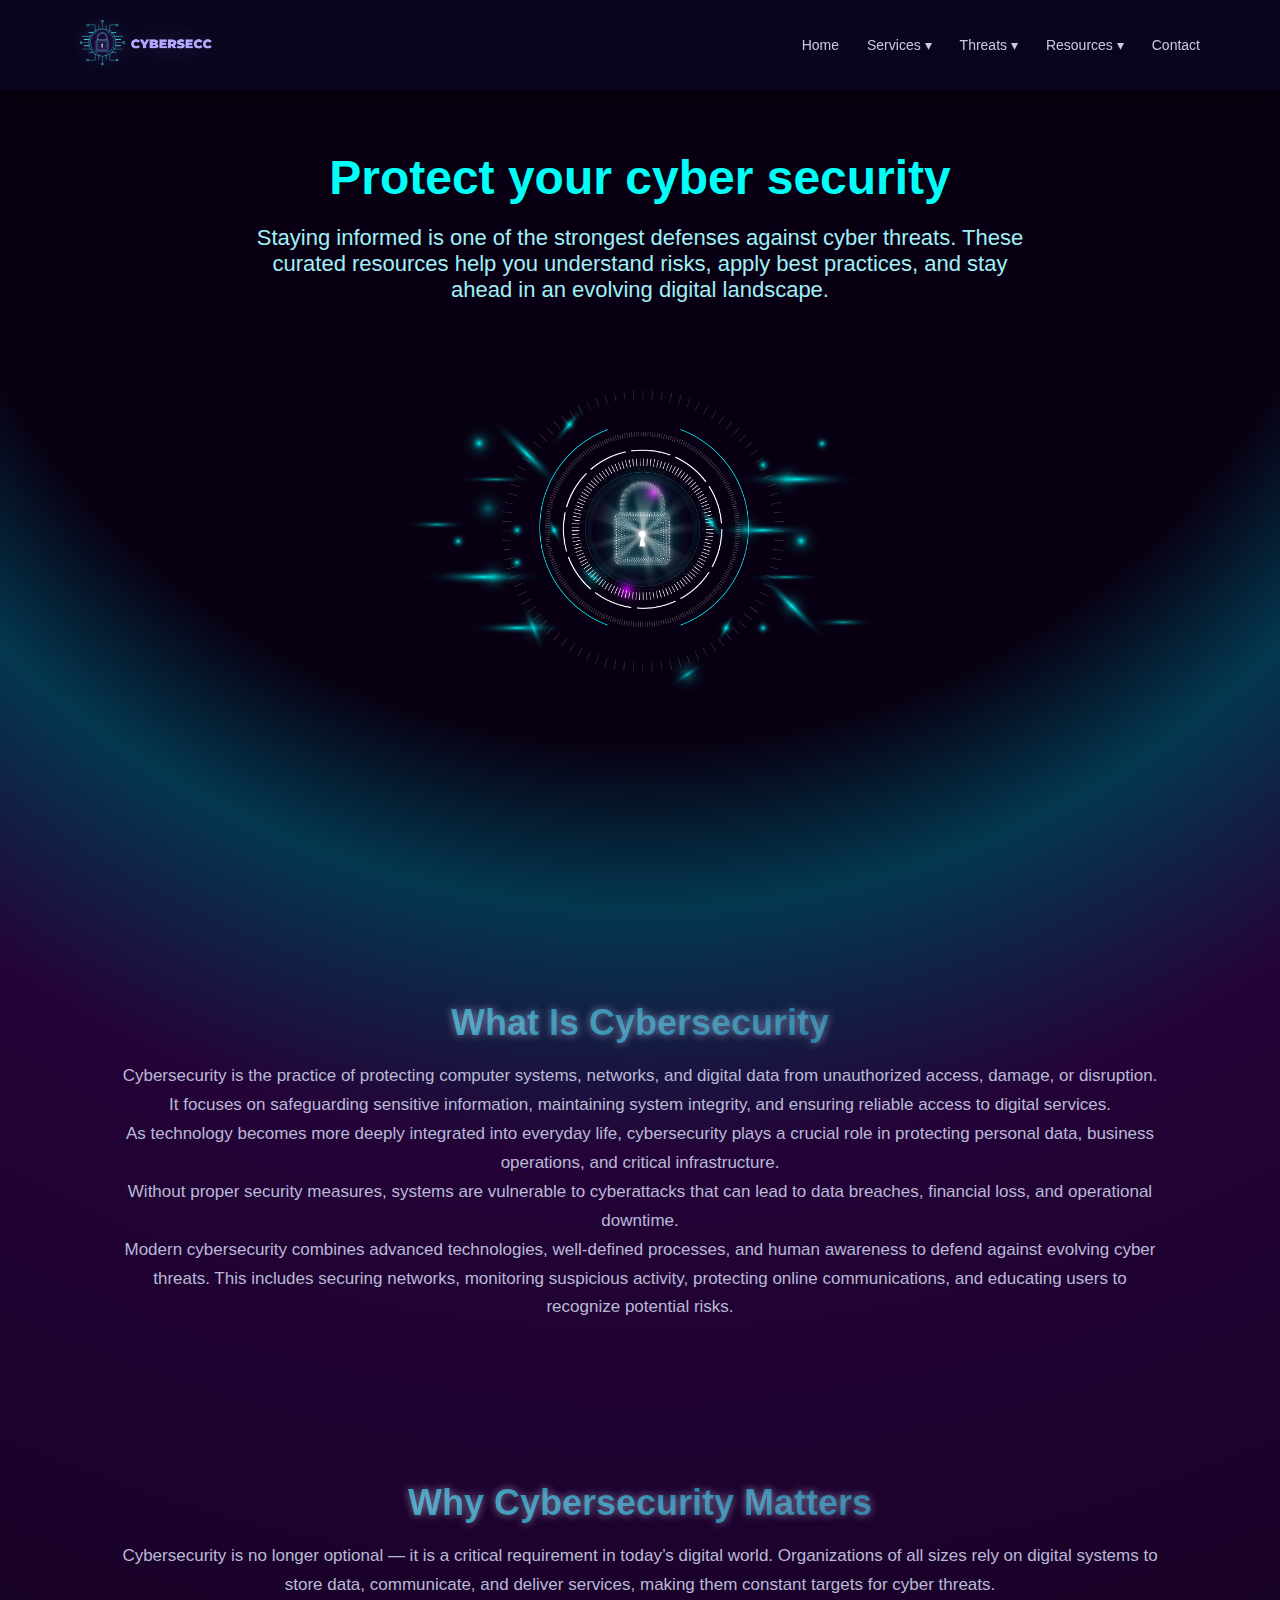
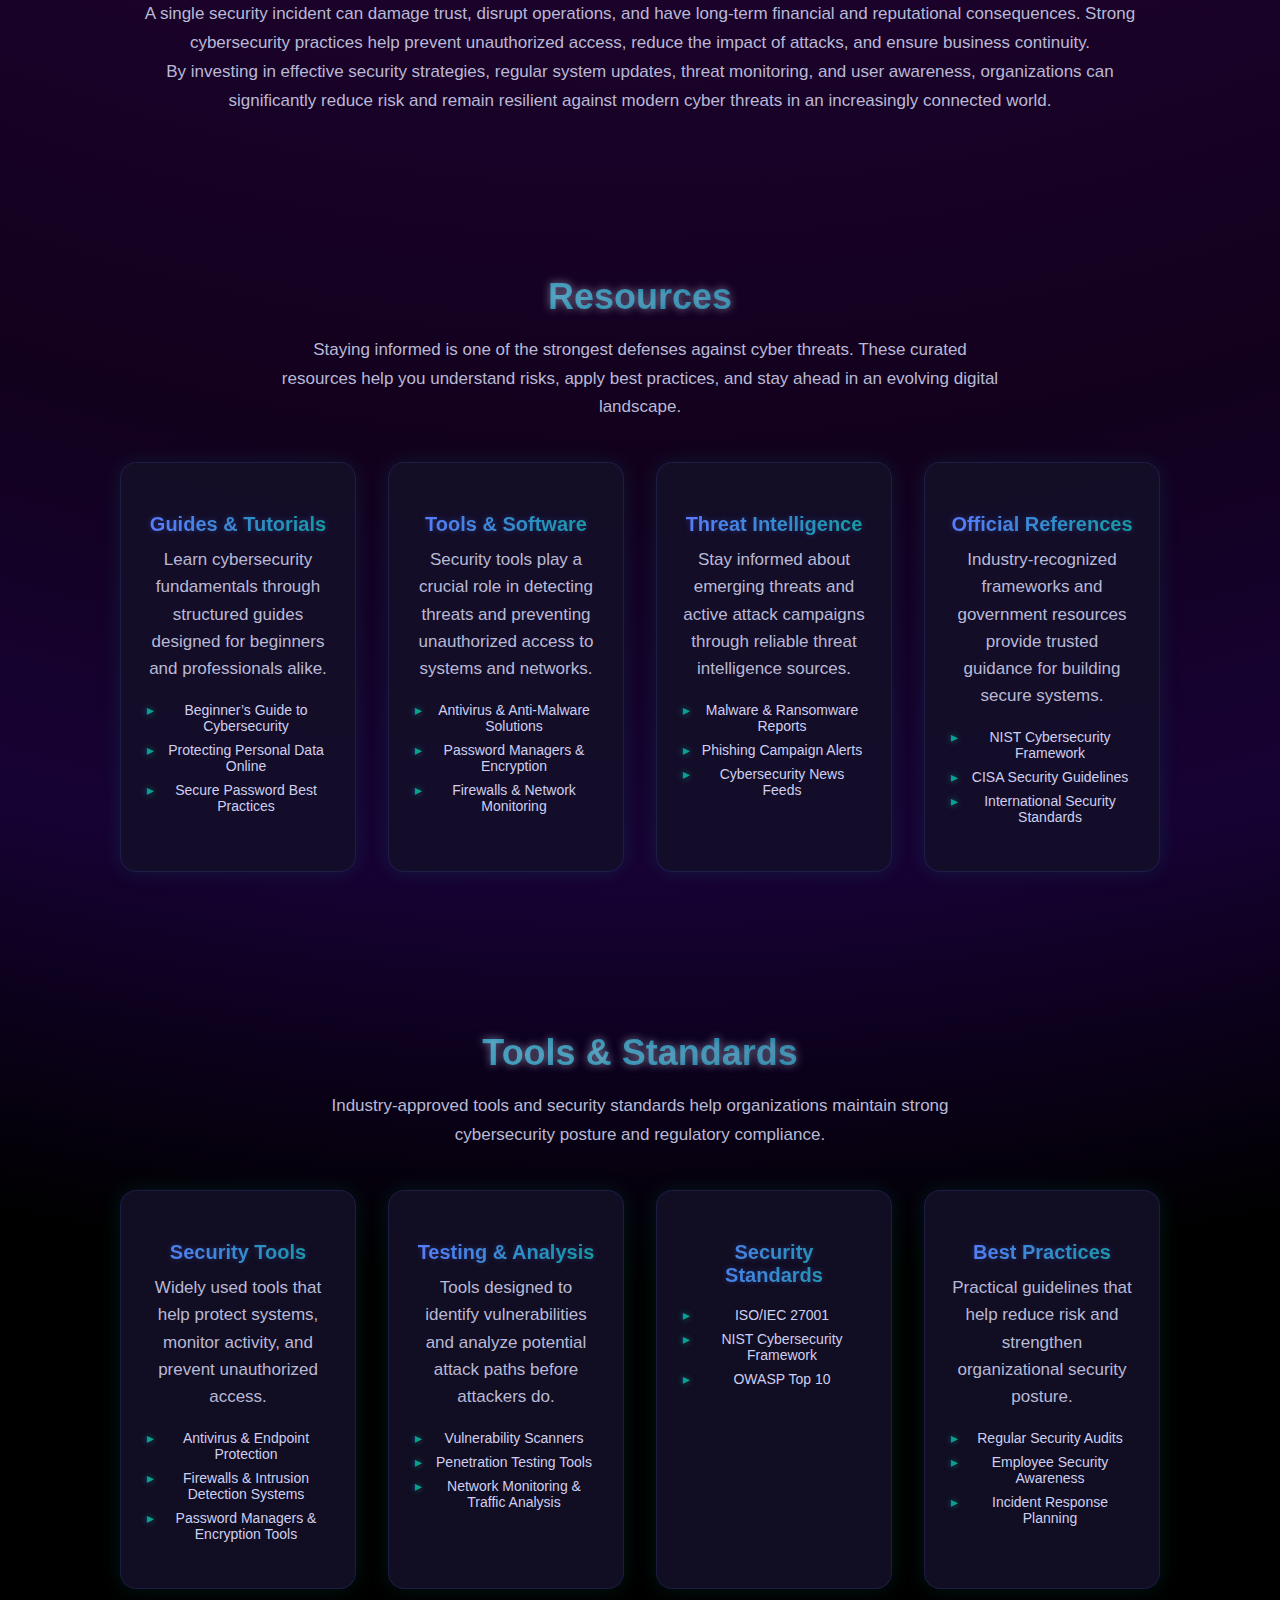
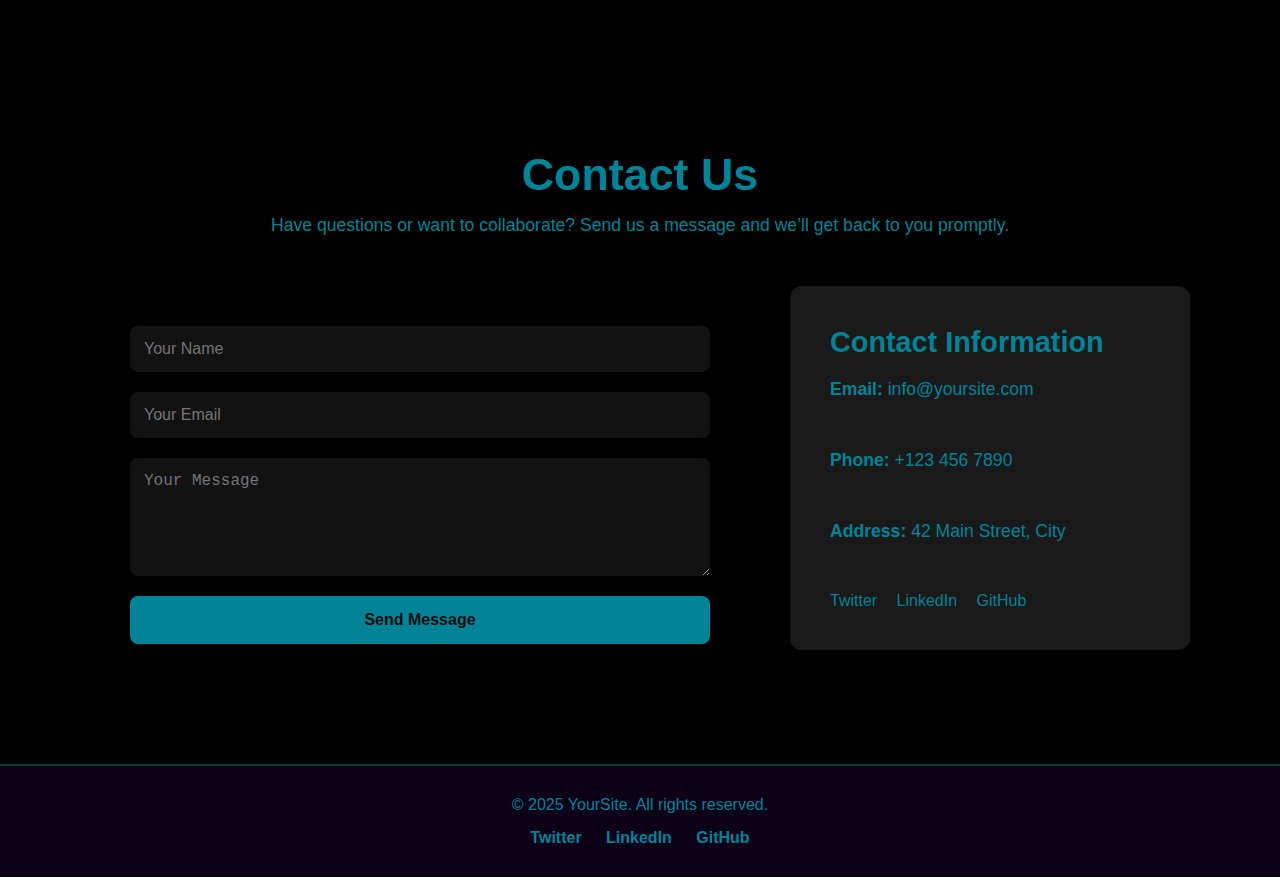
<file: index.html>
<!DOCTYPE html>
<html lang="en">
<head>
  <meta charset="UTF-8">
  <title>Cyber Security</title>
  <link rel="stylesheet" href="web.css">
</head>
<body>

<header class="top-nav">
  <div class="logo">
  <img src="logo.png" alt="Cyber Security Logo">
</div>

  <nav>

    <a href="index.html">Home</a>

   
    <div class="nav-dropdown">
      <a href="services.html">Services ▾</a>
      <div class="dropdown-menu">
        <a href="services.html">Security Audits</a>
        <a href="services.html">Penetration Testing</a>
        <a href="services.html">Incident Response</a>
      </div>
    </div>


    <div class="nav-dropdown">
      <a href="threats.html" >Threats ▾</a>
      <div class="dropdown-menu">
        <a href="threats.html">Malware</a>
        <a href="threats.html">Phishing</a>
        <a href="threats.html">Ransomware</a>
      </div>
    </div>

<div class="nav-dropdown">
  <a href="#resources">Resources ▾</a>
  <div class="dropdown-menu">
    <a href="#tools">Tools & Software</a>
  </div>
</div>

    <a href="#contact">Contact</a>
  </nav>
</header>


<section class="hero">
  <div class="hero-content">
    <h1>Protect your cyber security</h1>
    <p>
      Staying informed is one of the strongest defenses against cyber threats.
      These curated resources help you understand risks, apply best practices,
      and stay ahead in an evolving digital landscape.
    </p>

    <img src="vector3.png" alt="Cyber security vector" class="hero-vector">
  </div>
</section>


<section id="about" class="info">
  <h2>What Is Cybersecurity</h2>
  <p>Cybersecurity is the practice of protecting computer systems, networks, and digital data from unauthorized access, damage, or disruption.</p>
  <p> It focuses on safeguarding sensitive information, maintaining system integrity, and ensuring reliable access to digital services.</p>
  <p>As technology becomes more deeply integrated into everyday life, cybersecurity plays a crucial role in protecting personal data, business operations, and critical infrastructure. </p>
  <p>Without proper security measures, systems are vulnerable to cyberattacks that can lead to data breaches, financial loss, and operational downtime.</p>
  <p>Modern cybersecurity combines advanced technologies, well-defined processes, and human awareness to defend against evolving cyber threats. This includes securing networks, monitoring suspicious activity, protecting online communications, and educating users to recognize potential risks.</p>
</section>

<section id="importance" class="info">
  <h2>Why Cybersecurity Matters</h2>
  <p>Cybersecurity is no longer optional — it is a critical requirement in today’s digital world. Organizations of all sizes rely on digital systems to store data, communicate, and deliver services, making them constant targets for cyber threats.</p>
<p>A single security incident can damage trust, disrupt operations, and have long-term financial and reputational consequences. Strong cybersecurity practices help prevent unauthorized access, reduce the impact of attacks, and ensure business continuity.</p>
  <p>By investing in effective security strategies, regular system updates, threat monitoring, and user awareness, organizations can significantly reduce risk and remain resilient against modern cyber threats in an increasingly connected world.</p>
</section>

<section id="resources" class="info resources">
  <h2>Resources</h2>

<p class="resources-intro centered-text">
  Staying informed is one of the strongest defenses against cyber threats.
  These curated resources help you understand risks, apply best practices,
  and stay ahead in an evolving digital landscape.
</p>


  <div class="resources-grid">

    <div class="resource-card">
      <h3>Guides & Tutorials</h3>
      <p>
        Learn cybersecurity fundamentals through structured guides designed
        for beginners and professionals alike.
      </p>
      <ul>
        <li>Beginner’s Guide to Cybersecurity</li>
        <li>Protecting Personal Data Online</li>
        <li>Secure Password Best Practices</li>
      </ul>
    </div>

    <div class="resource-card">
      <h3>Tools & Software</h3>
      <p>
        Security tools play a crucial role in detecting threats and preventing
        unauthorized access to systems and networks.
      </p>
      <ul>
        <li>Antivirus & Anti-Malware Solutions</li>
        <li>Password Managers & Encryption</li>
        <li>Firewalls & Network Monitoring</li>
      </ul>
    </div>

    <div class="resource-card">
      <h3>Threat Intelligence</h3>
      <p>
        Stay informed about emerging threats and active attack campaigns
        through reliable threat intelligence sources.
      </p>
      <ul>
        <li>Malware & Ransomware Reports</li>
        <li>Phishing Campaign Alerts</li>
        <li>Cybersecurity News Feeds</li>
      </ul>
    </div>

    <div class="resource-card">
      <h3>Official References</h3>
      <p>
        Industry-recognized frameworks and government resources provide
        trusted guidance for building secure systems.
      </p>
      <ul>
        <li>NIST Cybersecurity Framework</li>
        <li>CISA Security Guidelines</li>
        <li>International Security Standards</li>
      </ul>
    </div>

  </div>
</section>

<section id="tools" class="info">
  <h2>Tools & Standards</h2>
  <p class="resources-intro centered-text">
    Industry-approved tools and security standards help organizations
    maintain strong cybersecurity posture and regulatory compliance.
  </p>

  <div class="resources-grid">
   <div class="resource-card">
      <h3>Security Tools</h3>
      <p>
        Widely used tools that help protect systems, monitor activity,
        and prevent unauthorized access.
      </p>
      <ul>
        <li>Antivirus & Endpoint Protection</li>
        <li>Firewalls & Intrusion Detection Systems</li>
        <li>Password Managers & Encryption Tools</li>
      </ul>
    </div>
   <div class="resource-card">
      <h3>Testing & Analysis</h3>
      <p>
        Tools designed to identify vulnerabilities and analyze potential
        attack paths before attackers do.
      </p>
      <ul>
        <li>Vulnerability Scanners</li>
        <li>Penetration Testing Tools</li>
        <li>Network Monitoring & Traffic Analysis</li>
      </ul>
    </div>
    <div class="resource-card">
      <h3>Security Standards</h3>
      <ul>
        <li>ISO/IEC 27001</li>
        <li>NIST Cybersecurity Framework</li>
        <li>OWASP Top 10</li>
      </ul>
    </div>
  
    <div class="resource-card">
      <h3>Best Practices</h3>
      <p>
        Practical guidelines that help reduce risk and strengthen
        organizational security posture.
      </p>
      <ul>
        <li>Regular Security Audits</li>
        <li>Employee Security Awareness</li>
        <li>Incident Response Planning</li>
      </ul>
    </div>

  </div>
</section>


<section id="contact">
  <div class="container">
    <h2>Contact Us</h2>
    <p>Have questions or want to collaborate? Send us a message and we’ll get back to you promptly.</p>
    
    <div class="contact-grid">
     
      <form action="https://formspree.io/f/yourformid" method="POST">
        <input type="text" name="name" placeholder="Your Name" required>
        <input type="email" name="email" placeholder="Your Email" required>
        <textarea name="message" rows="5" placeholder="Your Message" required></textarea>
        <button type="submit">Send Message</button>
      </form>

      
      <div class="contact-info">
        <h3>Contact Information</h3>
        <p><strong>Email:</strong> info@yoursite.com</p>
        <p><strong>Phone:</strong> +123 456 7890</p>
        <p><strong>Address:</strong> 42 Main Street, City</p>
        <div class="socials">
          <a href="#" target="_blank">Twitter</a>
          <a href="#" target="_blank">LinkedIn</a>
          <a href="#" target="_blank">GitHub</a>
        </div>
      </div>
    </div>
  </div>
</section>


  <footer>
  <div class="footer-container">
    <p>&copy; 2025 YourSite. All rights reserved.</p>
    <div class="socials">
      <a href="#" target="_blank">Twitter</a>
      <a href="#" target="_blank">LinkedIn</a>
      <a href="#" target="_blank">GitHub</a>
    </div>
  </div>
</footer>


</body>
</html>
</file>
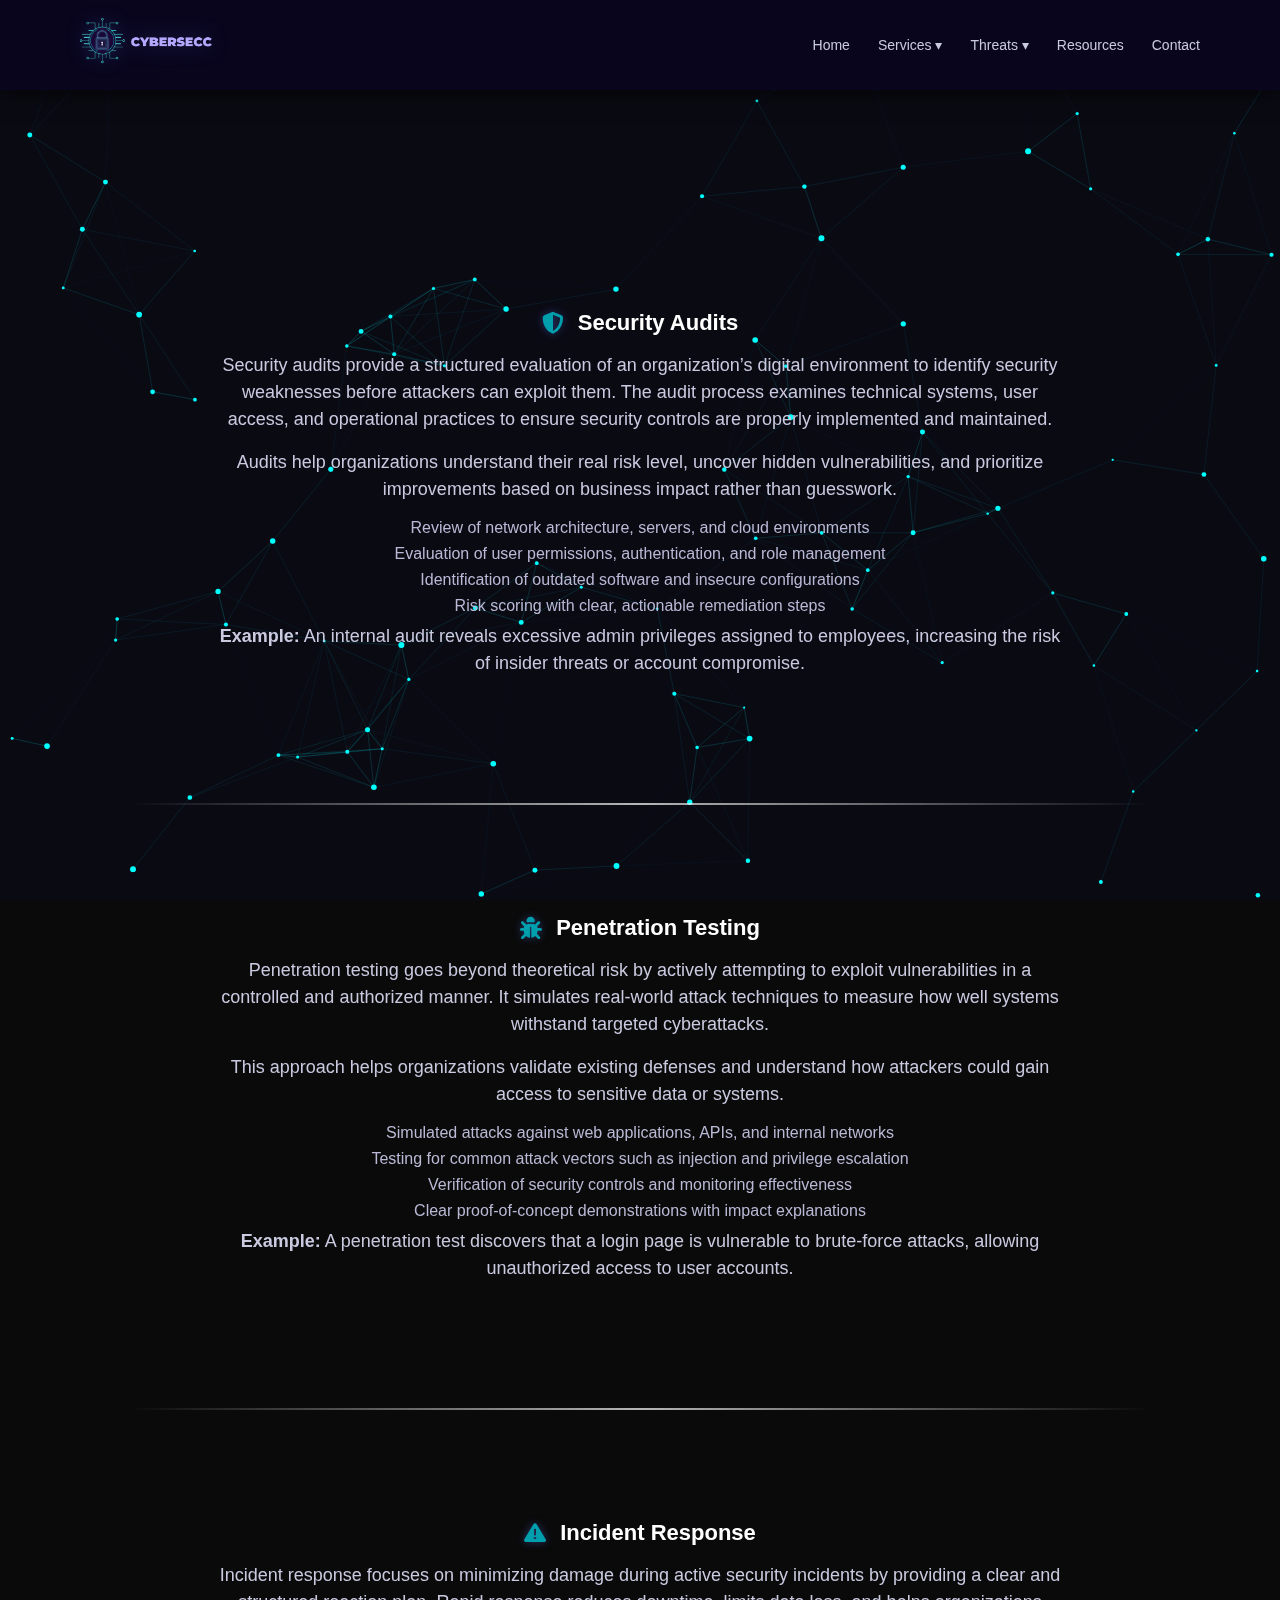
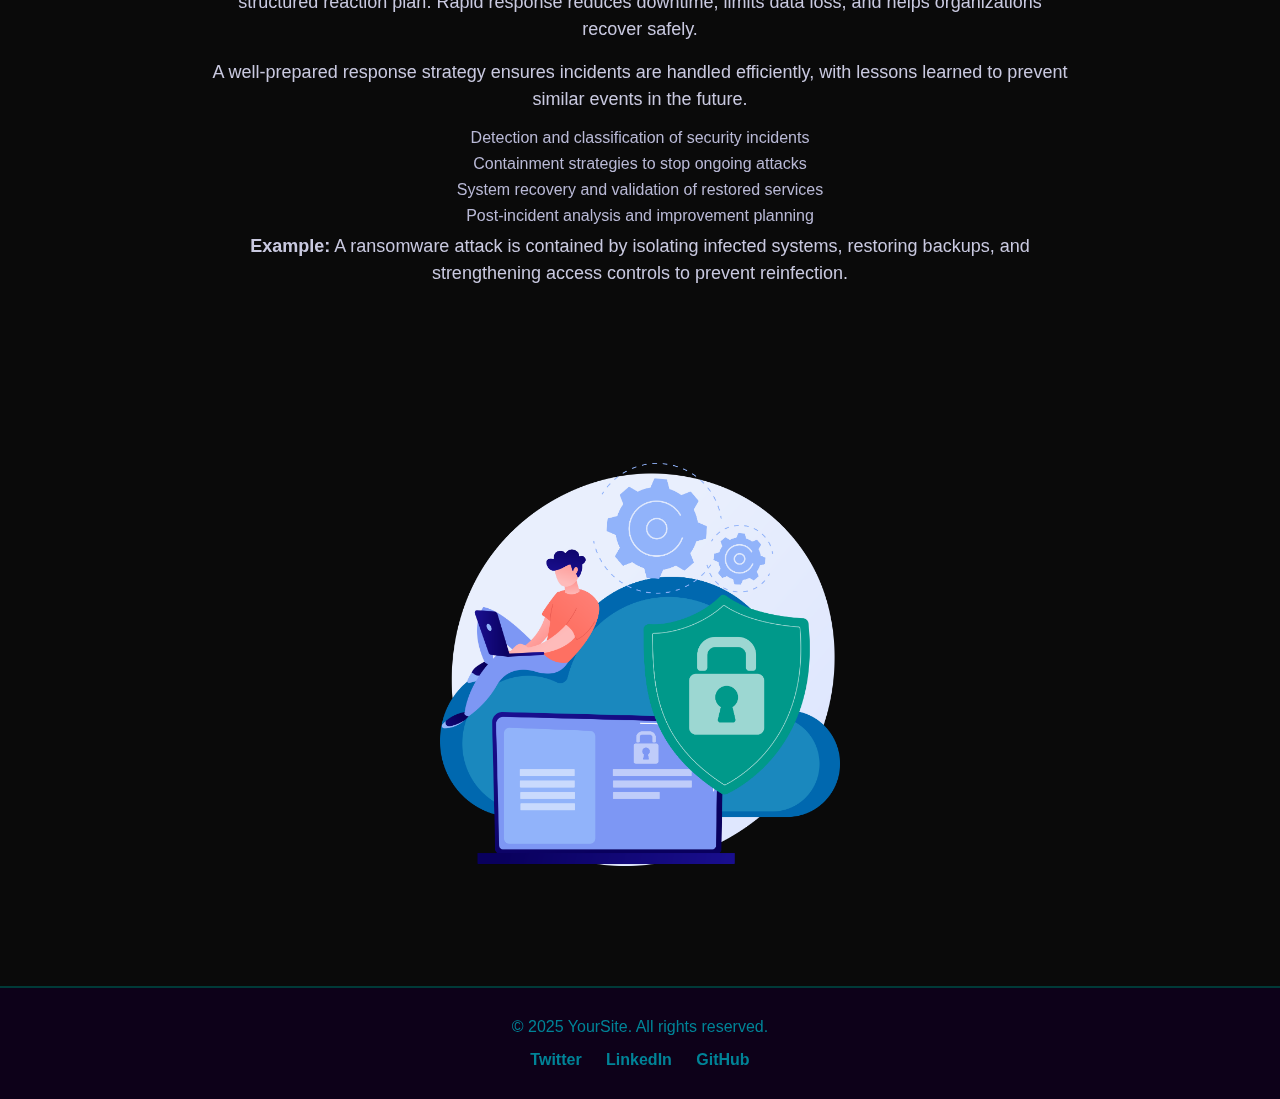
<file: Services.html>
<!DOCTYPE html>
<html lang="en">
<head>
  <meta charset="UTF-8">
  <meta name="viewport" content="width=device-width, initial-scale=1.0">
  <title>Cyber Security Services</title>

 
  <link rel="stylesheet" href="services.css">

  
  <link rel="stylesheet" href="https://cdnjs.cloudflare.com/ajax/libs/font-awesome/6.5.0/css/all.min.css">

  <style>
   
    #bgCanvas {
      position: fixed;
      top: 0;
      left: 0;
      width: 100%;
      height: 100%;
      z-index: 0; 
      pointer-events: none; 
    }

    body > *:not(#bgCanvas) {
      position: relative;
      z-index: 1;
    }
  </style>
</head>
<body class="services">

 
  <canvas id="bgCanvas"></canvas>


  <header class="top-nav">
    <div class="logo">
      <img src="logo.png" alt="Cyber Security Logo">
    </div>
    <nav>
      <a href="index.html">Home</a>
      <div class="nav-dropdown">
        <a href="services.html">Services ▾</a>
        <div class="dropdown-menu">
          <a href="services.html">Security Audits</a>
          <a href="services.html">Penetration Testing</a>
          <a href="services.html">Incident Response</a>
        </div>
      </div>
      <div class="nav-dropdown">
        <a href="threats.html">Threats ▾</a>
        <div class="dropdown-menu">
          <a href="threats.html">Malware</a>
          <a href="threats.html">Phishing</a>
          <a href="threats.html">Ransomware</a>
        </div>
      </div>
      <a href="index.html#resources">Resources</a>
      <a href="index.html#contact">Contact</a>
    </nav>
  </header>

<section class="info">
  <section class="services-section">

<div class="service-card">
  <div class="service-header">
    <i class="fa-solid fa-shield-halved"></i>
    <h3>Security Audits</h3>
  </div>

  <p>
    Security audits provide a structured evaluation of an organization’s
    digital environment to identify security weaknesses before attackers
    can exploit them. The audit process examines technical systems, user
    access, and operational practices to ensure security controls are
    properly implemented and maintained.
  </p>

  <p>
    Audits help organizations understand their real risk level, uncover
    hidden vulnerabilities, and prioritize improvements based on business
    impact rather than guesswork.
  </p>

  <ul>
    <li>Review of network architecture, servers, and cloud environments</li>
    <li>Evaluation of user permissions, authentication, and role management</li>
    <li>Identification of outdated software and insecure configurations</li>
    <li>Risk scoring with clear, actionable remediation steps</li>
  </ul>

  <p>
    <strong>Example:</strong> An internal audit reveals excessive admin
    privileges assigned to employees, increasing the risk of insider
    threats or account compromise.
  </p>
</div>


   <div class="service-divider"></div>

<div class="service-card">
  <div class="service-header">
    <i class="fa-solid fa-bug"></i>
    <h3>Penetration Testing</h3>
  </div>

  <p>
    Penetration testing goes beyond theoretical risk by actively attempting
    to exploit vulnerabilities in a controlled and authorized manner. It
    simulates real-world attack techniques to measure how well systems
    withstand targeted cyberattacks.
  </p>

  <p>
    This approach helps organizations validate existing defenses and
    understand how attackers could gain access to sensitive data or systems.
  </p>

  <ul>
    <li>Simulated attacks against web applications, APIs, and internal networks</li>
    <li>Testing for common attack vectors such as injection and privilege escalation</li>
    <li>Verification of security controls and monitoring effectiveness</li>
    <li>Clear proof-of-concept demonstrations with impact explanations</li>
  </ul>

  <p>
    <strong>Example:</strong> A penetration test discovers that a login page
    is vulnerable to brute-force attacks, allowing unauthorized access to
    user accounts.
  </p>
</div>

<div class="service-divider"></div>

<div class="service-card">
  <div class="service-header">
    <i class="fa-solid fa-triangle-exclamation"></i>
    <h3>Incident Response</h3>
  </div>

  <p>
    Incident response focuses on minimizing damage during active security
    incidents by providing a clear and structured reaction plan. Rapid
    response reduces downtime, limits data loss, and helps organizations
    recover safely.
  </p>

  <p>
    A well-prepared response strategy ensures incidents are handled
    efficiently, with lessons learned to prevent similar events in the
    future.
  </p>

  <ul>
    <li>Detection and classification of security incidents</li>
    <li>Containment strategies to stop ongoing attacks</li>
    <li>System recovery and validation of restored services</li>
    <li>Post-incident analysis and improvement planning</li>
  </ul>

  <p>
    <strong>Example:</strong> A ransomware attack is contained by isolating
    infected systems, restoring backups, and strengthening access controls
    to prevent reinfection.
  </p>
</div>

</section>


<section class="service-image-section">
  <img 
    src="vector4.png" 
    alt="Cybersecurity services illustration"
    class="service-bottom-image"
  >
</section>

  <!-- Pozadina sa animacijom -->
  <script>
    const canvas = document.getElementById('bgCanvas');
    const ctx = canvas.getContext('2d');

    canvas.width = window.innerWidth;
    canvas.height = window.innerHeight;

    const particlesArray = [];
    const maxDistance = 150;

    class Particle {
      constructor() {
        this.x = Math.random() * canvas.width;
        this.y = Math.random() * canvas.height;
        this.size = Math.random() * 2 + 1;
        this.speedX = Math.random() * 1 - 0.5;
        this.speedY = Math.random() * 1 - 0.5;
      }

      update() {
        this.x += this.speedX;
        this.y += this.speedY;
        if (this.x < 0 || this.x > canvas.width) this.speedX *= -1;
        if (this.y < 0 || this.y > canvas.height) this.speedY *= -1;
      }

      draw() {
        ctx.fillStyle = '#00ffff';
        ctx.beginPath();
        ctx.arc(this.x, this.y, this.size, 0, Math.PI * 2);
        ctx.fill();
      }
    }

    function initParticles(num) {
      for (let i = 0; i < num; i++) {
        particlesArray.push(new Particle());
      }
    }

    function connectParticles() {
      for (let a = 0; a < particlesArray.length; a++) {
        for (let b = a; b < particlesArray.length; b++) {
          let dx = particlesArray[a].x - particlesArray[b].x;
          let dy = particlesArray[a].y - particlesArray[b].y;
          let distance = Math.sqrt(dx * dx + dy * dy);
          if (distance < maxDistance) {
            ctx.strokeStyle = `rgba(0, 255, 255, ${0.2 * (1 - distance / maxDistance)})`;
            ctx.lineWidth = 1;
            ctx.beginPath();
            ctx.moveTo(particlesArray[a].x, particlesArray[a].y);
            ctx.lineTo(particlesArray[b].x, particlesArray[b].y);
            ctx.stroke();
          }
        }
      }
    }

    function animate() {
      ctx.fillStyle = 'rgba(10, 10, 20, 0.85)';
      ctx.fillRect(0, 0, canvas.width, canvas.height);

      particlesArray.forEach(p => { p.update(); p.draw(); });
      connectParticles();
      requestAnimationFrame(animate);
    }

    initParticles(100);
    animate();

    window.addEventListener('resize', () => {
      canvas.width = window.innerWidth;
      canvas.height = window.innerHeight;
    });
  </script>

 <footer>
  <div class="footer-container">
    <p>&copy; 2025 YourSite. All rights reserved.</p>
    <div class="socials">
      <a href="#" target="_blank">Twitter</a>
      <a href="#" target="_blank">LinkedIn</a>
      <a href="#" target="_blank">GitHub</a>
    </div>
  </div>
</footer>

</body>
</html>
</file>
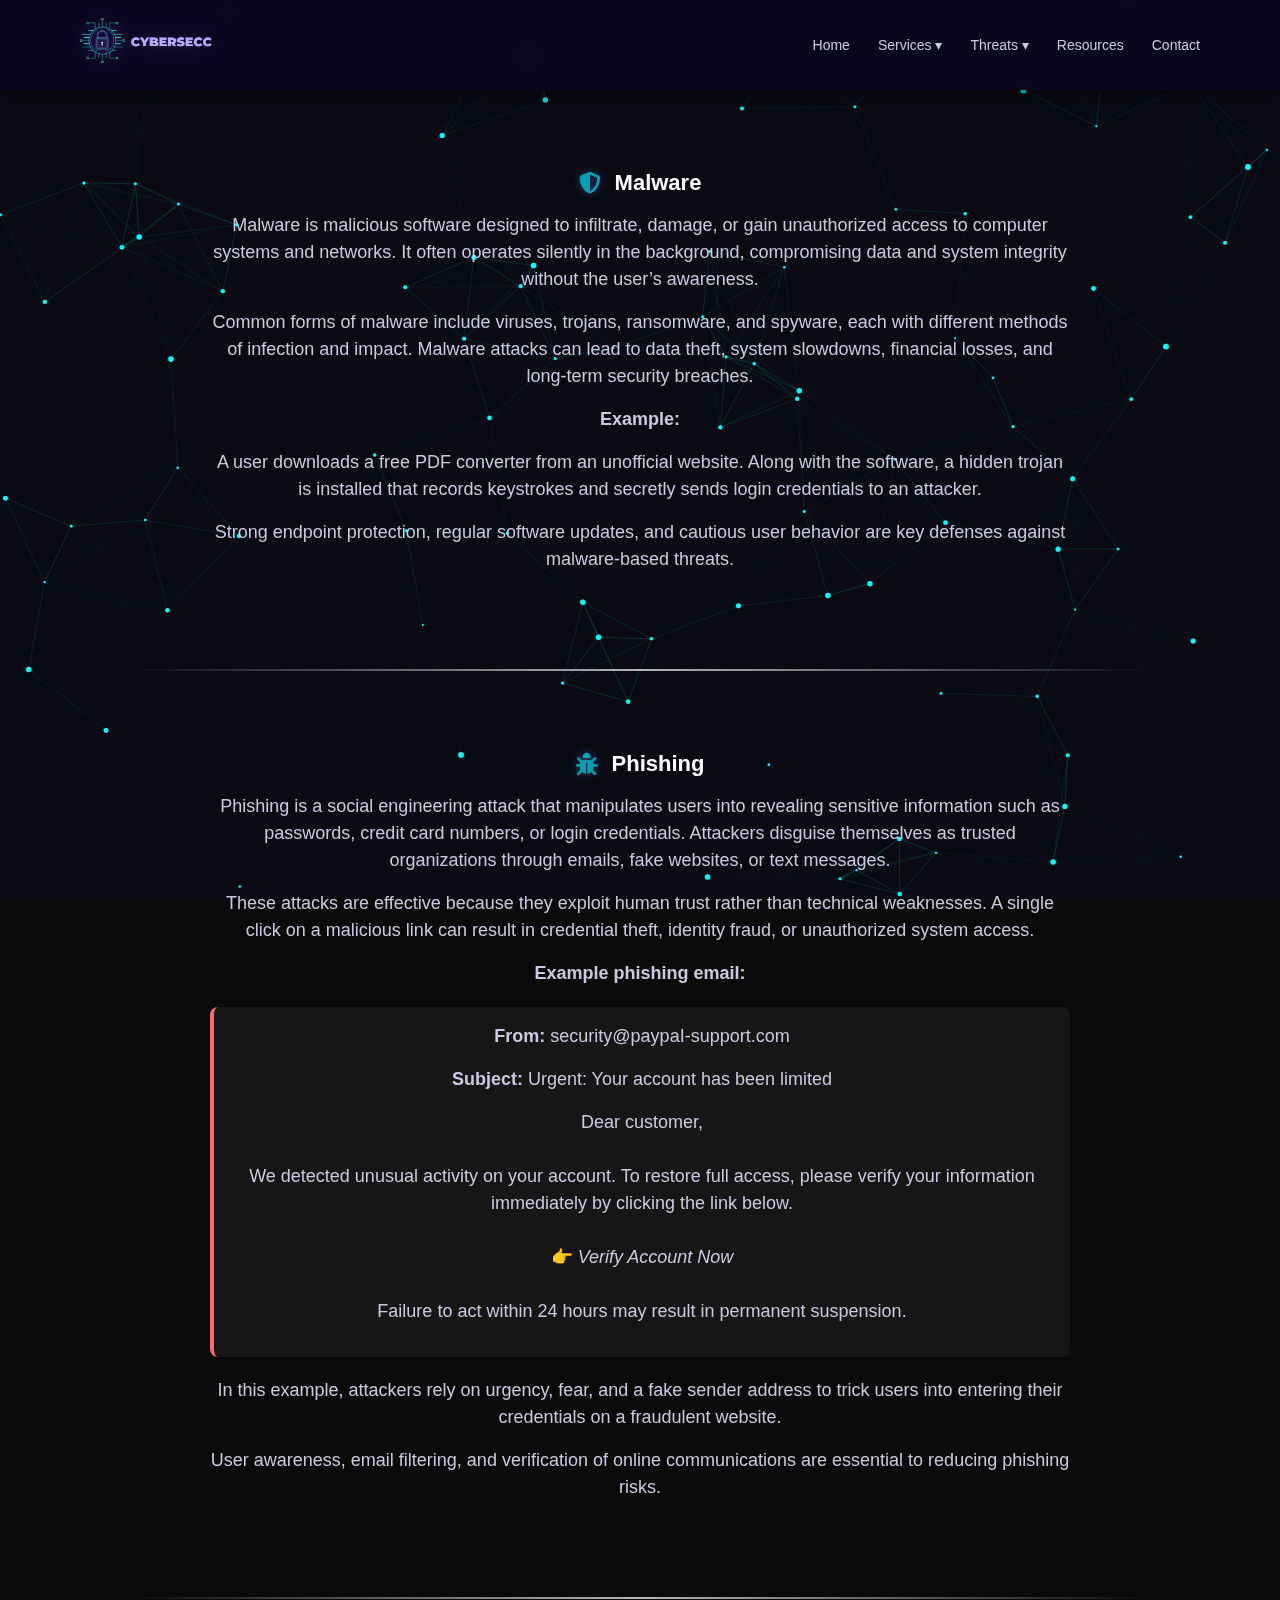
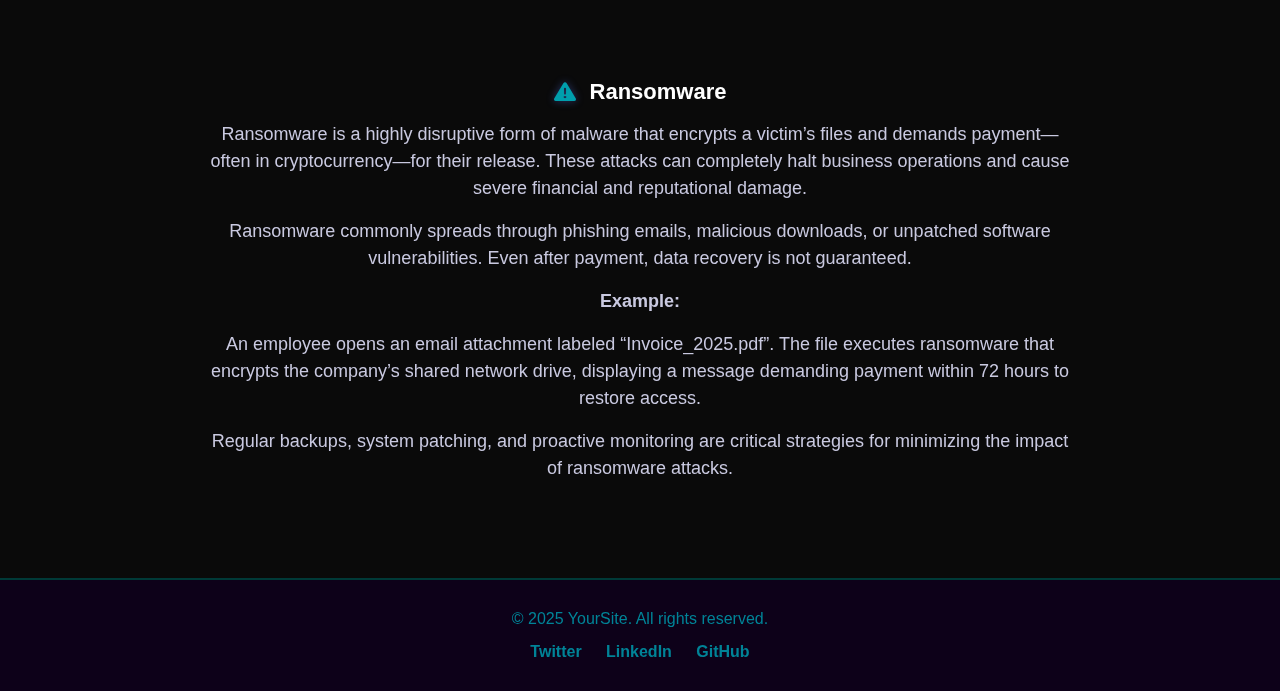
<file: threats.html>
<!DOCTYPE html>
<html lang="en">
<head>
  <meta charset="UTF-8">
  <meta name="viewport" content="width=device-width, initial-scale=1.0">
  <title>Cyber Security Services</title>

  
  <link rel="stylesheet" href="services.css">

  
  <link rel="stylesheet" href="https://cdnjs.cloudflare.com/ajax/libs/font-awesome/6.5.0/css/all.min.css">

  <style>
   
    #bgCanvas {
      position: fixed;
      top: 0;
      left: 0;
      width: 100%;
      height: 100%;
      z-index: 0; 
      pointer-events: none; 
    }

   
    body > *:not(#bgCanvas) {
      position: relative;
      z-index: 1;
    }
  </style>
</head>
<body class="services">

  
  <canvas id="bgCanvas"></canvas>

  <header class="top-nav">
    <div class="logo">
      <img src="logo.png" alt="Cyber Security Logo">
    </div>
    <nav>
      <a href="index.html">Home</a>
      <div class="nav-dropdown">
        <a href="services.html">Services ▾</a>
        <div class="dropdown-menu">
          <a href="services.html">Security Audits</a>
          <a href="services.html">Penetration Testing</a>
          <a href="services.html">Incident Response</a>
        </div>
      </div>
      <div class="nav-dropdown">
        <a href="threats.html">Threats ▾</a>
        <div class="dropdown-menu">
          <a href="threats.html">Malware</a>
          <a href="threats.html">Phishing</a>
          <a href="threats.html">Ransomware</a>
        </div>
      </div>
      <a href="index.html#resources">Resources</a>
      <a href="index.html#contact">Contact</a>
    </nav>
  </header>
<section class="info">

 
  <div class="service-card">
    <div class="service-header">
      <i class="fa-solid fa-shield-halved"></i>
      <h3>Malware</h3>
    </div>

    <p>
      Malware is malicious software designed to infiltrate, damage, or gain unauthorized
      access to computer systems and networks. It often operates silently in the background,
      compromising data and system integrity without the user’s awareness.
    </p>

    <p>
      Common forms of malware include viruses, trojans, ransomware, and spyware, each with
      different methods of infection and impact. Malware attacks can lead to data theft,
      system slowdowns, financial losses, and long-term security breaches.
    </p>

    <p><strong>Example:</strong></p>
    <p>
      A user downloads a free PDF converter from an unofficial website. Along with the
      software, a hidden trojan is installed that records keystrokes and secretly sends
      login credentials to an attacker.
    </p>

    <p>
      Strong endpoint protection, regular software updates, and cautious user behavior
      are key defenses against malware-based threats.
    </p>
  </div>

  <div class="service-divider"></div>


  <div class="service-card">
    <div class="service-header">
      <i class="fa-solid fa-bug"></i>
      <h3>Phishing</h3>
    </div>

    <p>
      Phishing is a social engineering attack that manipulates users into revealing sensitive
      information such as passwords, credit card numbers, or login credentials. Attackers
      disguise themselves as trusted organizations through emails, fake websites, or text messages.
    </p>

    <p>
      These attacks are effective because they exploit human trust rather than technical
      weaknesses. A single click on a malicious link can result in credential theft,
      identity fraud, or unauthorized system access.
    </p>

    <p><strong>Example phishing email:</strong></p>

    <div class="phishing-example">
      <p><strong>From:</strong> security@paypaI-support.com</p>
      <p><strong>Subject:</strong> Urgent: Your account has been limited</p>
      <p>
        Dear customer,<br><br>
        We detected unusual activity on your account. To restore full access,
        please verify your information immediately by clicking the link below.<br><br>
        👉 <em>Verify Account Now</em><br><br>
        Failure to act within 24 hours may result in permanent suspension.
      </p>
    </div>

    <p>
      In this example, attackers rely on urgency, fear, and a fake sender address to trick
      users into entering their credentials on a fraudulent website.
    </p>

    <p>
      User awareness, email filtering, and verification of online communications are essential
      to reducing phishing risks.
    </p>
  </div>

  <div class="service-divider"></div>

  
  <div class="service-card">
    <div class="service-header">
      <i class="fa-solid fa-triangle-exclamation"></i>
      <h3>Ransomware</h3>
    </div>

    <p>
      Ransomware is a highly disruptive form of malware that encrypts a victim’s files and
      demands payment—often in cryptocurrency—for their release. These attacks can completely
      halt business operations and cause severe financial and reputational damage.
    </p>

    <p>
      Ransomware commonly spreads through phishing emails, malicious downloads, or unpatched
      software vulnerabilities. Even after payment, data recovery is not guaranteed.
    </p>

    <p><strong>Example:</strong></p>
    <p>
      An employee opens an email attachment labeled “Invoice_2025.pdf”. The file executes
      ransomware that encrypts the company’s shared network drive, displaying a message
      demanding payment within 72 hours to restore access.
    </p>

    <p>
      Regular backups, system patching, and proactive monitoring are critical strategies
      for minimizing the impact of ransomware attacks.
    </p>
  </div>

</section>



  
  <script>
    const canvas = document.getElementById('bgCanvas');
    const ctx = canvas.getContext('2d');

    canvas.width = window.innerWidth;
    canvas.height = window.innerHeight;

    const particlesArray = [];
    const maxDistance = 150;

    class Particle {
      constructor() {
        this.x = Math.random() * canvas.width;
        this.y = Math.random() * canvas.height;
        this.size = Math.random() * 2 + 1;
        this.speedX = Math.random() * 1 - 0.5;
        this.speedY = Math.random() * 1 - 0.5;
      }

      update() {
        this.x += this.speedX;
        this.y += this.speedY;
        if (this.x < 0 || this.x > canvas.width) this.speedX *= -1;
        if (this.y < 0 || this.y > canvas.height) this.speedY *= -1;
      }

      draw() {
        ctx.fillStyle = '#00ffff';
        ctx.beginPath();
        ctx.arc(this.x, this.y, this.size, 0, Math.PI * 2);
        ctx.fill();
      }
    }

    function initParticles(num) {
      for (let i = 0; i < num; i++) {
        particlesArray.push(new Particle());
      }
    }

    function connectParticles() {
      for (let a = 0; a < particlesArray.length; a++) {
        for (let b = a; b < particlesArray.length; b++) {
          let dx = particlesArray[a].x - particlesArray[b].x;
          let dy = particlesArray[a].y - particlesArray[b].y;
          let distance = Math.sqrt(dx * dx + dy * dy);
          if (distance < maxDistance) {
            ctx.strokeStyle = `rgba(0, 255, 255, ${0.2 * (1 - distance / maxDistance)})`;
            ctx.lineWidth = 1;
            ctx.beginPath();
            ctx.moveTo(particlesArray[a].x, particlesArray[a].y);
            ctx.lineTo(particlesArray[b].x, particlesArray[b].y);
            ctx.stroke();
          }
        }
      }
    }

    function animate() {
      ctx.fillStyle = 'rgba(10, 10, 20, 0.85)';
      ctx.fillRect(0, 0, canvas.width, canvas.height);

      particlesArray.forEach(p => { p.update(); p.draw(); });
      connectParticles();
      requestAnimationFrame(animate);
    }

    initParticles(100);
    animate();

    window.addEventListener('resize', () => {
      canvas.width = window.innerWidth;
      canvas.height = window.innerHeight;
    });
  </script>

 <footer>
  <div class="footer-container">
    <p>&copy; 2025 YourSite. All rights reserved.</p>
    <div class="socials">
      <a href="#" target="_blank">Twitter</a>
      <a href="#" target="_blank">LinkedIn</a>
      <a href="#" target="_blank">GitHub</a>
    </div>
  </div>
</footer>

</body>
</html>
</file>
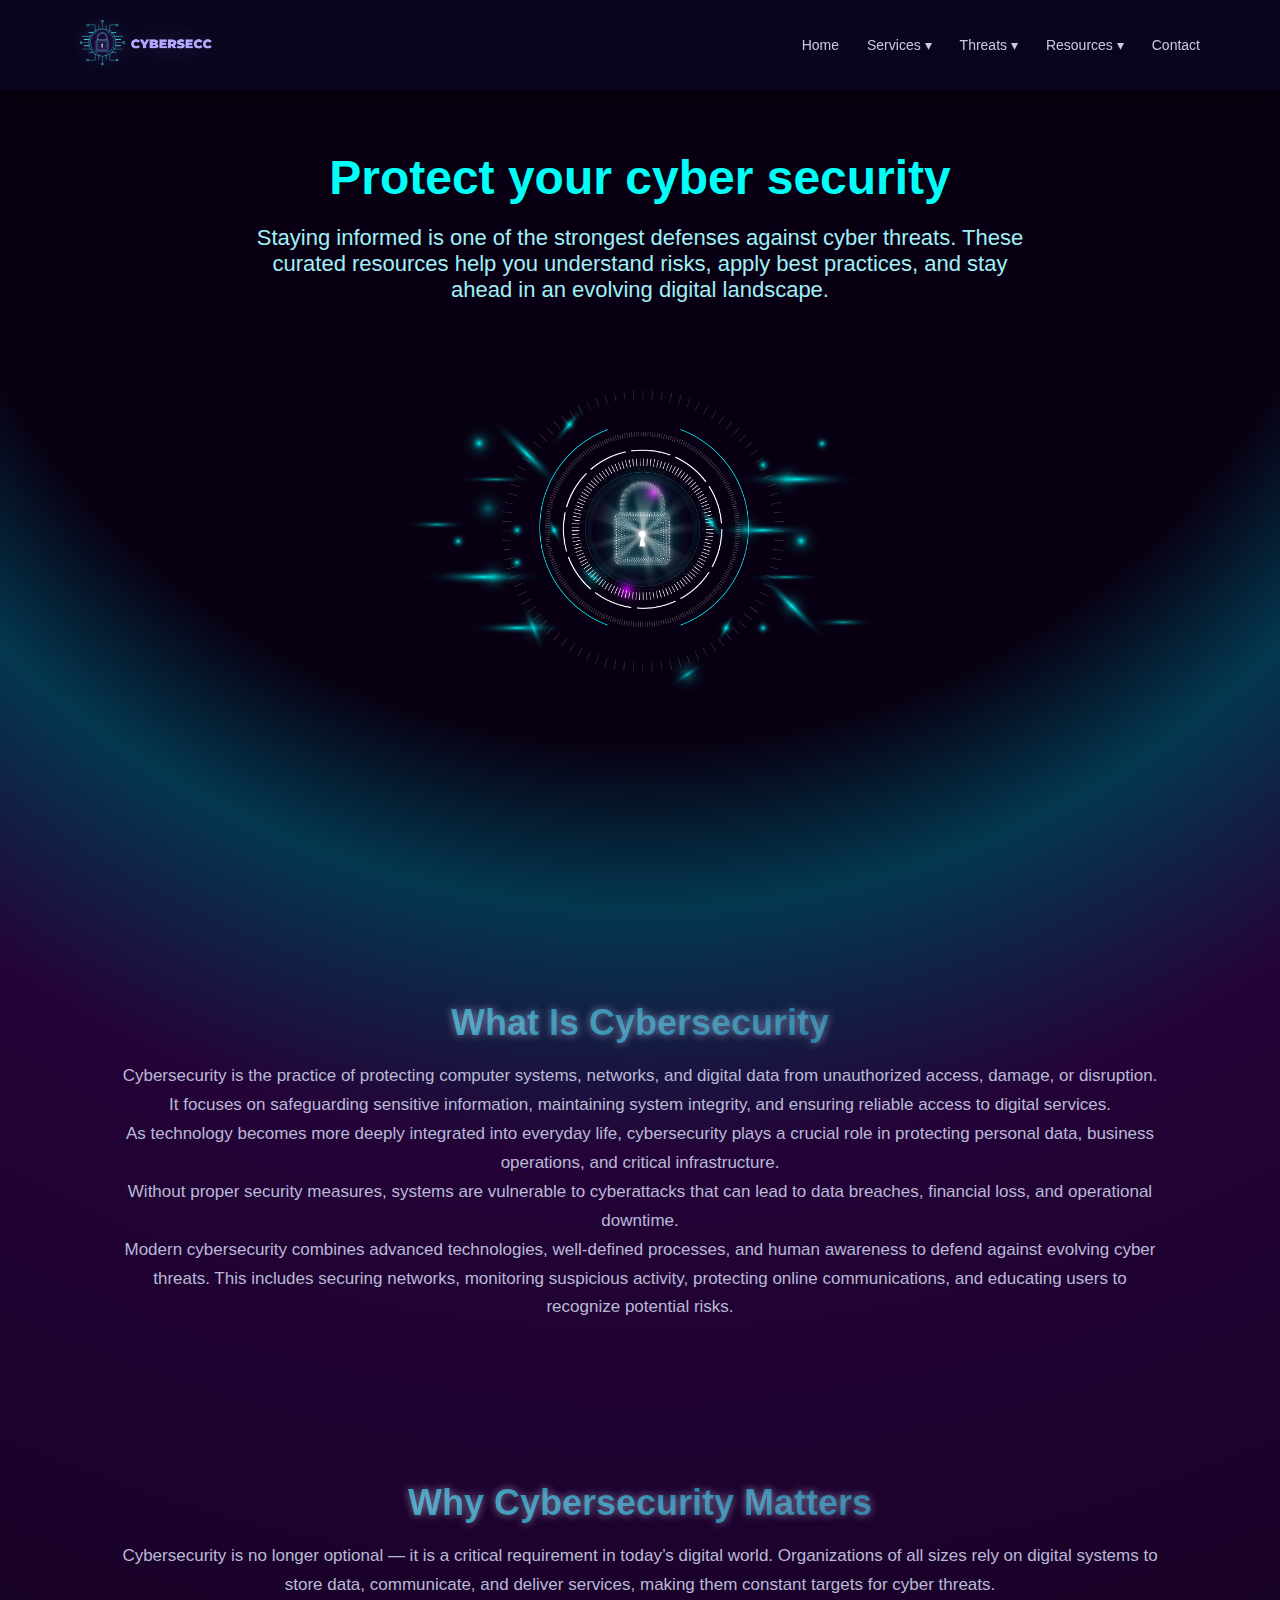
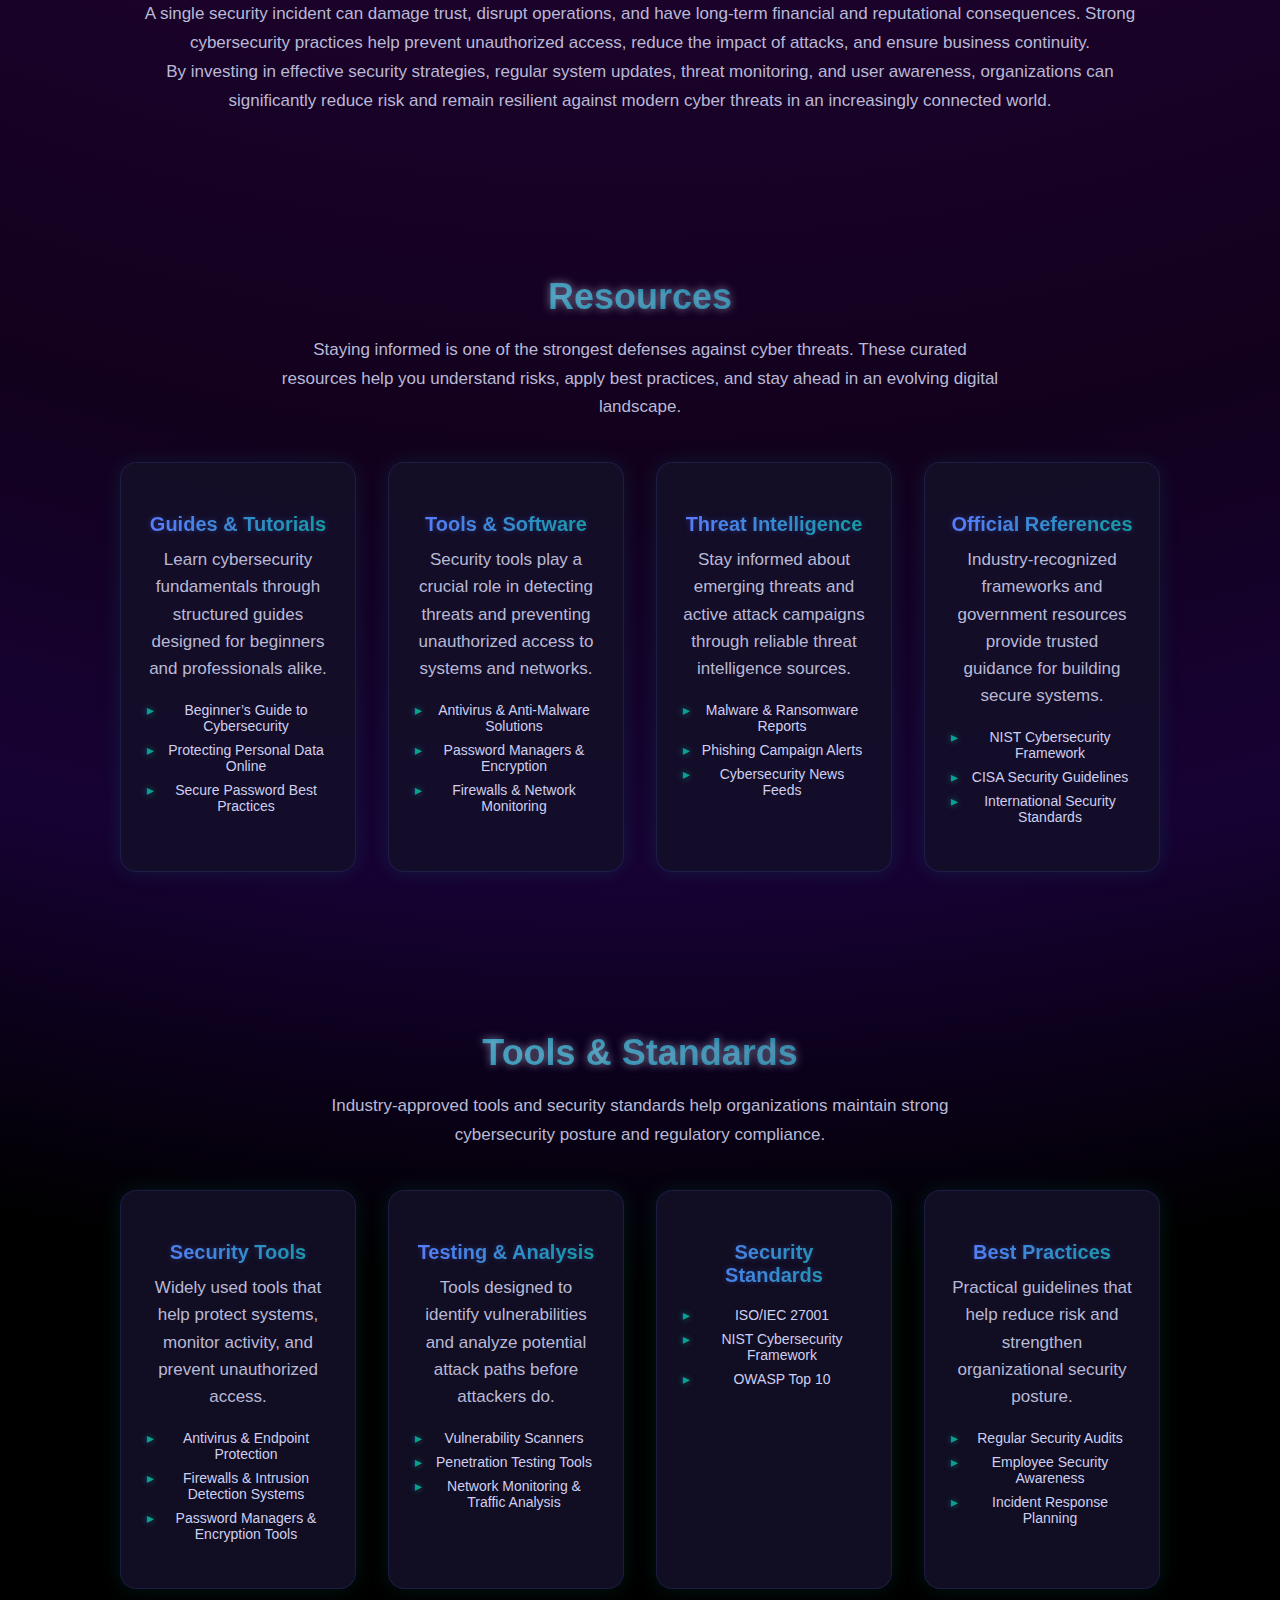
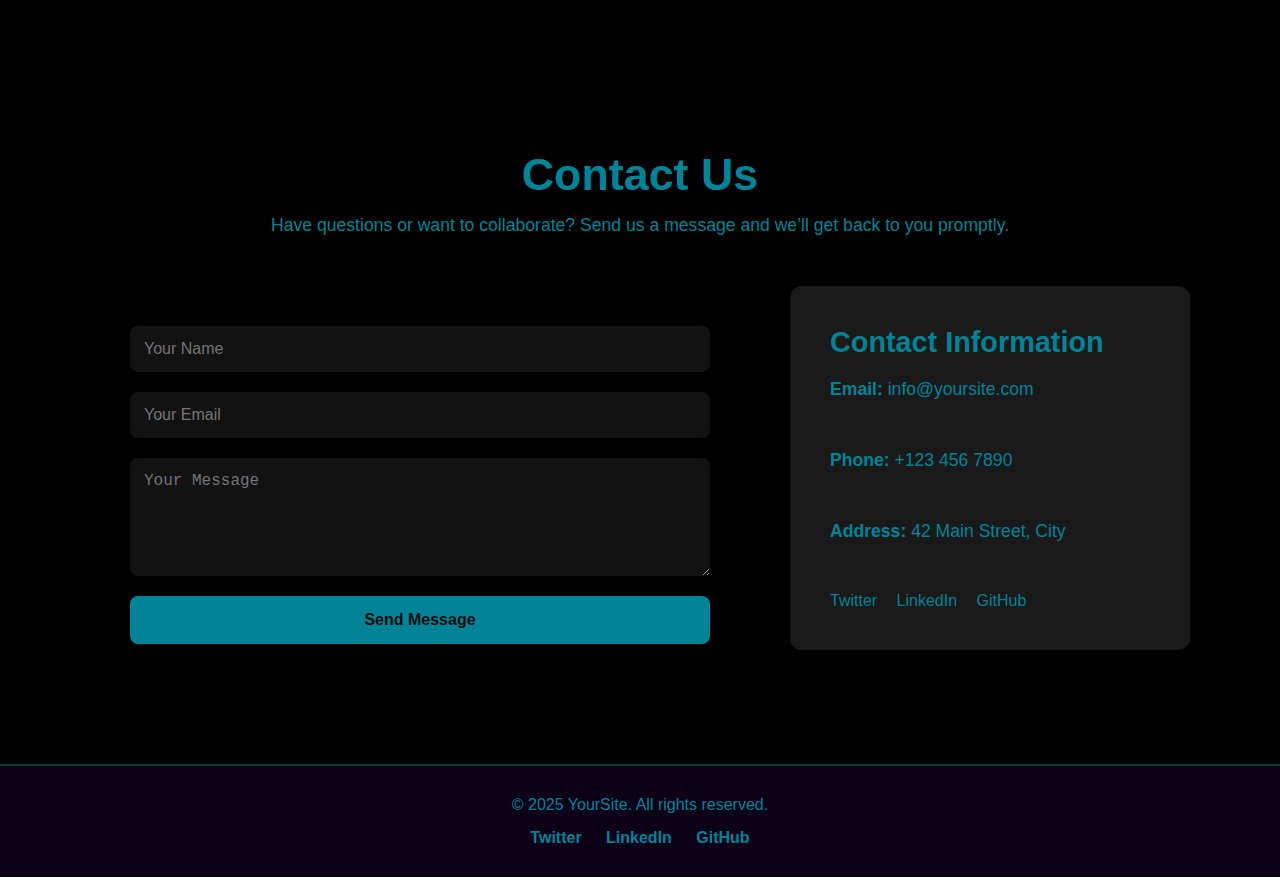
<file: web.html>
<!DOCTYPE html>
<html lang="en">
<head>
  <meta charset="UTF-8">
  <title>Cyber Security</title>
  <link rel="stylesheet" href="web.css">
</head>
<body>

<header class="top-nav">
  <div class="logo">
  <img src="logo.png" alt="Cyber Security Logo">
</div>

  <nav>
    <!-- Home always points to main page -->
    <a href="web.html">Home</a>

    <!-- Services dropdown -->
    <div class="nav-dropdown">
      <a href="services.html">Services ▾</a>
      <div class="dropdown-menu">
        <a href="services.html">Security Audits</a>
        <a href="services.html">Penetration Testing</a>
        <a href="services.html">Incident Response</a>
      </div>
    </div>

    <!-- Threats dropdown -->
    <div class="nav-dropdown">
      <a href="threats.html" >Threats ▾</a>
      <div class="dropdown-menu">
        <a href="threats.html">Malware</a>
        <a href="threats.html">Phishing</a>
        <a href="threats.html">Ransomware</a>
      </div>
    </div>

<div class="nav-dropdown">
  <a href="#resources">Resources ▾</a>
  <div class="dropdown-menu">
    <a href="#tools">Tools & Software</a>
  </div>
</div>

    <!-- Other links -->
    <a href="#contact">Contact</a>
  </nav>
</header>


<section class="hero">
  <div class="hero-content">
    <h1>Protect your cyber security</h1>
    <p>
      Staying informed is one of the strongest defenses against cyber threats.
      These curated resources help you understand risks, apply best practices,
      and stay ahead in an evolving digital landscape.
    </p>

    <img src="vector3.png" alt="Cyber security vector" class="hero-vector">
  </div>
</section>


<section id="about" class="info">
  <h2>What Is Cybersecurity</h2>
  <p>Cybersecurity is the practice of protecting computer systems, networks, and digital data from unauthorized access, damage, or disruption.</p>
  <p> It focuses on safeguarding sensitive information, maintaining system integrity, and ensuring reliable access to digital services.</p>
  <p>As technology becomes more deeply integrated into everyday life, cybersecurity plays a crucial role in protecting personal data, business operations, and critical infrastructure. </p>
  <p>Without proper security measures, systems are vulnerable to cyberattacks that can lead to data breaches, financial loss, and operational downtime.</p>
  <p>Modern cybersecurity combines advanced technologies, well-defined processes, and human awareness to defend against evolving cyber threats. This includes securing networks, monitoring suspicious activity, protecting online communications, and educating users to recognize potential risks.</p>
</section>

<section id="importance" class="info">
  <h2>Why Cybersecurity Matters</h2>
  <p>Cybersecurity is no longer optional — it is a critical requirement in today’s digital world. Organizations of all sizes rely on digital systems to store data, communicate, and deliver services, making them constant targets for cyber threats.</p>
<p>A single security incident can damage trust, disrupt operations, and have long-term financial and reputational consequences. Strong cybersecurity practices help prevent unauthorized access, reduce the impact of attacks, and ensure business continuity.</p>
  <p>By investing in effective security strategies, regular system updates, threat monitoring, and user awareness, organizations can significantly reduce risk and remain resilient against modern cyber threats in an increasingly connected world.</p>
</section>

<section id="resources" class="info resources">
  <h2>Resources</h2>

<p class="resources-intro centered-text">
  Staying informed is one of the strongest defenses against cyber threats.
  These curated resources help you understand risks, apply best practices,
  and stay ahead in an evolving digital landscape.
</p>


  <div class="resources-grid">

    <div class="resource-card">
      <h3>Guides & Tutorials</h3>
      <p>
        Learn cybersecurity fundamentals through structured guides designed
        for beginners and professionals alike.
      </p>
      <ul>
        <li>Beginner’s Guide to Cybersecurity</li>
        <li>Protecting Personal Data Online</li>
        <li>Secure Password Best Practices</li>
      </ul>
    </div>

    <div class="resource-card">
      <h3>Tools & Software</h3>
      <p>
        Security tools play a crucial role in detecting threats and preventing
        unauthorized access to systems and networks.
      </p>
      <ul>
        <li>Antivirus & Anti-Malware Solutions</li>
        <li>Password Managers & Encryption</li>
        <li>Firewalls & Network Monitoring</li>
      </ul>
    </div>

    <div class="resource-card">
      <h3>Threat Intelligence</h3>
      <p>
        Stay informed about emerging threats and active attack campaigns
        through reliable threat intelligence sources.
      </p>
      <ul>
        <li>Malware & Ransomware Reports</li>
        <li>Phishing Campaign Alerts</li>
        <li>Cybersecurity News Feeds</li>
      </ul>
    </div>

    <div class="resource-card">
      <h3>Official References</h3>
      <p>
        Industry-recognized frameworks and government resources provide
        trusted guidance for building secure systems.
      </p>
      <ul>
        <li>NIST Cybersecurity Framework</li>
        <li>CISA Security Guidelines</li>
        <li>International Security Standards</li>
      </ul>
    </div>

  </div>
</section>

<section id="tools" class="info">
  <h2>Tools & Standards</h2>
  <p class="resources-intro centered-text">
    Industry-approved tools and security standards help organizations
    maintain strong cybersecurity posture and regulatory compliance.
  </p>

  <div class="resources-grid">
   <div class="resource-card">
      <h3>Security Tools</h3>
      <p>
        Widely used tools that help protect systems, monitor activity,
        and prevent unauthorized access.
      </p>
      <ul>
        <li>Antivirus & Endpoint Protection</li>
        <li>Firewalls & Intrusion Detection Systems</li>
        <li>Password Managers & Encryption Tools</li>
      </ul>
    </div>
   <div class="resource-card">
      <h3>Testing & Analysis</h3>
      <p>
        Tools designed to identify vulnerabilities and analyze potential
        attack paths before attackers do.
      </p>
      <ul>
        <li>Vulnerability Scanners</li>
        <li>Penetration Testing Tools</li>
        <li>Network Monitoring & Traffic Analysis</li>
      </ul>
    </div>
    <div class="resource-card">
      <h3>Security Standards</h3>
      <ul>
        <li>ISO/IEC 27001</li>
        <li>NIST Cybersecurity Framework</li>
        <li>OWASP Top 10</li>
      </ul>
    </div>
  
    <div class="resource-card">
      <h3>Best Practices</h3>
      <p>
        Practical guidelines that help reduce risk and strengthen
        organizational security posture.
      </p>
      <ul>
        <li>Regular Security Audits</li>
        <li>Employee Security Awareness</li>
        <li>Incident Response Planning</li>
      </ul>
    </div>

  </div>
</section>


<section id="contact">
  <div class="container">
    <h2>Contact Us</h2>
    <p>Have questions or want to collaborate? Send us a message and we’ll get back to you promptly.</p>
    
    <div class="contact-grid">
      <!-- Form -->
      <form action="https://formspree.io/f/yourformid" method="POST">
        <input type="text" name="name" placeholder="Your Name" required>
        <input type="email" name="email" placeholder="Your Email" required>
        <textarea name="message" rows="5" placeholder="Your Message" required></textarea>
        <button type="submit">Send Message</button>
      </form>

      <!-- Info Card -->
      <div class="contact-info">
        <h3>Contact Information</h3>
        <p><strong>Email:</strong> info@yoursite.com</p>
        <p><strong>Phone:</strong> +123 456 7890</p>
        <p><strong>Address:</strong> 42 Main Street, City</p>
        <div class="socials">
          <a href="#" target="_blank">Twitter</a>
          <a href="#" target="_blank">LinkedIn</a>
          <a href="#" target="_blank">GitHub</a>
        </div>
      </div>
    </div>
  </div>
</section>


  <footer>
  <div class="footer-container">
    <p>&copy; 2025 YourSite. All rights reserved.</p>
    <div class="socials">
      <a href="#" target="_blank">Twitter</a>
      <a href="#" target="_blank">LinkedIn</a>
      <a href="#" target="_blank">GitHub</a>
    </div>
  </div>
</footer>




</body>
</html>
</file>
<file: web.css>
* {
  margin: 0;
  padding: 0;
  box-sizing: border-box;
}


body {
  font-family: 'Inter', 'Segoe UI', sans-serif;
  background: radial-gradient(circle at top, #080012 18%, #03384f 22%, #240338 28%,#12011d 50%,#170235 60%, #000000 70%);
  color: #ffffff;
  overflow-x: hidden;
}


.top-nav {
  position: fixed; 
  top: 0;          
  left: 0;
  width: 100%;     
  display: flex;
  justify-content: space-between;
  align-items: center;
  padding: 20px 80px;
  background: rgba(10, 5, 30, 0.9);
  backdrop-filter: blur(8px);
  box-shadow: 0 5px 20px rgba(0,0,0,0.6);
  z-index: 1000;  
}
.logo img {
  height: 50px;
  width: auto;
  display: block;
  filter: drop-shadow(0 0 10px rgba(90, 124, 255, 0.25));
  transition: transform 0.3s ease, filter 0.3s ease;
}


.logo img:hover {
  transform: scale(1.05);
  filter: drop-shadow(0 0 14px rgba(90, 124, 255, 0.4));
}


.top-nav nav a {
  color: #c9c9e0;
  margin-left: 28px;
  text-decoration: none;
  font-size: 14px;
  transition: 0.3s;
}

.top-nav nav a:hover {
  color: #9b8cff;
  text-shadow: 0 0 12px #5a7cff;
}


nav {
  display: flex;
  align-items: center;
}

.nav-dropdown {
  position: relative;
}

.nav-dropdown > a {
  color: #c9c9e0;
  margin-left: 28px;
  text-decoration: none;
  font-size: 14px;
  cursor: pointer;
  transition: 0.3s;
}

.nav-dropdown:hover > a,
.nav-dropdown:focus-within > a {
  color: #9b8cff;
  text-shadow: 0 0 12px #5a7cff;
}

.dropdown-menu {
  position: absolute;
  top: 100%;
  left: 0;
  background: rgba(20, 15, 40, 0.95);
  border-radius: 10px;
  padding: 12px 0;
  min-width: 240px;
  opacity: 0;
  visibility: hidden;
  pointer-events: none;
  box-shadow: 0 10px 40px rgba(0,0,0,0.5);
  transition: opacity 0.3s ease, transform 0.3s ease;
  transform: translateY(10px);
  z-index: 1010; 
}

.nav-dropdown:hover .dropdown-menu,
.nav-dropdown:focus-within .dropdown-menu {
  opacity: 1;
  visibility: visible;
  pointer-events: auto;
  transform: translateY(0);
}

.dropdown-menu a {
  display: block;
  padding: 14px 20px;
  color: #b9b9d6;
  text-decoration: none;
  font-size: 15px;
  transition: 0.3s;
}

.dropdown-menu a:hover {
  background: rgba(90, 124, 255, 0.15);
  color: #ffffff;
  text-shadow: 0 0 8px #5a7cff;
}


.hero {
  min-height: 100vh; 
  display: flex;
  justify-content: center; 
  align-items: center;     
  padding: 20px 20px;
}

.hero-content {
  text-align: center; 
  max-width: 800px;
  transform: translateY(-70px);
}

.hero-content h1 {
  font-size: 3rem;
  margin-bottom: 20px;
  margin-top: 200px;
  color: #00fff7;
  
}

.hero-content p {
  font-size: 22px;
  color: #a0f0f7;
  margin-bottom: 40px;
}

.hero-vector {
  width: 550px;   
  max-width: 100%;
  margin: 0 auto; 
  display: block;
  margin-bottom: 100px;
}


.hero-right {
  display: flex;
  justify-content: center;
  position: relative;
}

.hero-right img {
  width: 100%;
  max-width: 520px;
  filter: drop-shadow(0 0 40px rgba(10, 161, 146, 0.75)); 
  transition: transform 0.5s, filter 0.5s;
  position: relative;
  z-index: 1;
}



.info {
  padding: 80px;
  max-width: 1200px;
  margin: 0 auto;     
   text-align: center;     
}


.info h2 {
  font-size: 36px;
  margin-bottom: 18px;
  background: linear-gradient(90deg, #2eabc2, #055b83);
  -webkit-background-clip: text;
  -webkit-text-fill-color: transparent;
  text-shadow: 0 0 8px rgba(214, 223, 255, 0.522);
  text-align: center;
}

.info h3 {
  font-size: 24px;
  margin-top: 24px;
  margin-bottom: 10px;
  background: linear-gradient(90deg, #2eabc2, #055b83);
  -webkit-background-clip: text;
  -webkit-text-fill-color: transparent;
  text-shadow: 0 0 6px rgba(90,124,255,0.3);
   text-align: center;
}


.info p {
  font-size: 17px;
  color: #b9b9d6;
  line-height: 1.7;
  transition: color 0.3s;
  text-align: center;
}

.info p:hover {
  color: #ffffff;
  text-shadow: 0 0 6px rgba(120,80,255,0.4);
}

.info ul {
  list-style: none;        
  padding: 0;
  margin: 20px auto;
  max-width: 520px;
}

.info ul li {
  margin-bottom: 10px;
}

.centered-text {
  text-align: center;
  margin-left: auto;
  margin-right: auto;
}

.resources-intro {
  max-width: 720px;
  margin-bottom: 40px;
  color: #b9b9d6;
  line-height: 1.7;
   text-align: center;
  
}

.resources-grid {
  display: grid;
  grid-template-columns: repeat(4, 1fr);
  gap: 32px;                 
  margin-top: 40px;
}



.resource-card {
  background: rgba(20, 15, 40, 0.85);
  border-radius: 16px;
  padding: 26px;
  border: 1px solid rgba(90, 124, 255, 0.15);
  box-shadow: 0 0 20px rgba(10,161,146,0.15);
  transition: transform 0.4s ease, box-shadow 0.4s ease;
}

.resource-card:hover {
  transform: translateY(-6px);
  box-shadow: 0 0 35px rgba(10,161,146,0.35);
}


.resource-card h3 {
  margin-bottom: 10px;
  font-size: 20px;
  background: linear-gradient(90deg, #5a7cff, #0aa192);
  -webkit-background-clip: text;
  -webkit-text-fill-color: transparent;
  text-align: center;
}


.resource-card p {
  font-size: 17px;
  line-height: 1.6;
  color: #b9b9d6;
  margin-bottom: 14px;
  text-align: center;
}


.resource-card ul {
  list-style: none;
  padding-left: 0;
}

.resource-card ul li {
  font-size: 14px;
  margin-bottom: 8px;
  color: #cfcff0;
  position: relative;
  padding-left: 16px;
  text-align: center;
}

.resource-card ul li::before {
  content: "▸";
  position: absolute;
  left: 0;
  color: #0aa192;
  text-shadow: 0 0 6px rgba(10,161,146,0.7);
}




/*CONTACT */

#contact {
  background-color: #000000; 
  color: #ffffff;
  padding: 80px 20px;
  font-family: 'Segoe UI', sans-serif;
}

#contact .container {
  max-width: 1100px;
  margin: 0 auto;
  text-align: center;
}

#contact h2 {
  font-size: 2.8rem;
  margin-bottom: 15px;
  font-weight: 600;
  color: #008397; 
}

#contact p {
  font-size: 1.1rem;
  margin-bottom: 50px;
  color: #008397; 
}


.contact-grid {
  display: flex;
  flex-wrap: wrap;
  gap: 40px;
  justify-content: center;
  align-items: flex-start;
}


#contact form {
  background-color: #000000; 
  padding: 40px;
  border-radius: 12px;
  flex: 1;
  min-width: 300px;
  display: flex;
  flex-direction: column;
  gap: 20px;
}

#contact input,
#contact textarea {
  padding: 14px;
  border: none;
  border-radius: 8px;
  font-size: 1rem;
  color: #ffffff;
  background-color: #121212;
}

#contact input:focus,
#contact textarea:focus {
  outline: none;
  background-color: #1a1a1a;
}

#contact button {
  padding: 15px;
  background-color: #008397; 
  color: #0d0d0d;
  border: none;
  border-radius: 8px;
  font-size: 1rem;
  font-weight: 600;
  cursor: pointer;
  transition: background 0.3s;
}

#contact button:hover {
  background-color:  #008397; 
}


.contact-info {
  background-color: #1a1a1a; 
  border-radius: 12px;
  padding: 40px;
  flex: 1;
  min-width: 250px;
  max-width: 400px;
  text-align: left;
}

.contact-info h3 {
  font-size: 1.8rem;
  margin-bottom: 20px;
  font-weight: 600;
  color:  #008397; 
}

.contact-info p {
  margin-bottom: 10px;
  color:  #008397; 
}

.contact-info .socials a {
  color:#008397; 
  margin-right: 15px;
  text-decoration: none;
  font-weight: 500;
  transition: 0.3s;
}

.contact-info .socials a:hover {
  color:#008397; 
}

/* RESPONSIVE */
@media (max-width: 900px) {
  .contact-grid {
    flex-direction: column;
    align-items: center;
  }

  #contact form,
  .contact-info {
    max-width: 90%;
  }
}



footer {
  background: rgba(13, 0, 27, 0.9);
  color: #008397; 
  padding: 30px 20px;
  border-top: 2px solid #003a38;
  text-align: center;
  font-family: 'Segoe UI', sans-serif;
}

footer .footer-container {
  max-width: 1000px;
  margin: 0 auto;
}

footer p {
  margin-bottom: 15px;
  color: #008397; 
}

footer .socials a {
  color: #008397; 
  margin: 0 10px;
  text-decoration: none;
  font-weight: bold;
  transition: 0.3s;
}

footer .socials a:hover {
  color: #008397; 
  text-shadow: 0 0 10px #008397; 
}



  .hero-left h1 {
    font-size: 48px;
  }

  .hero-desc {
    margin: 20px auto;
  }

@media (max-width: 1200px) {
  .resources-grid {
    grid-template-columns: repeat(2, 1fr);
  }
}

@media (max-width: 700px) {
  .resources-grid {
    grid-template-columns: 1fr;
  }
}
</file>
<file: services.css>
/* ================= RESET ================= */
* {
  margin: 0;
  padding: 0;
  box-sizing: border-box;
}

/* ================= BODY ================= */
html, body {
  width: 100%;
  min-height: 100%;
  font-family: 'Segoe UI', Arial, sans-serif;
  background: #0a0a0a;
  color: #ffffff;
  overflow-x: hidden;
}

/* ================= PARTICLE BACKGROUND ================= */
#bgCanvas {
  position: fixed;
  inset: 0;
  z-index: -1;
  pointer-events: none;
}

/* ================= TOP NAV ================= */
.top-nav {
  position: fixed;
  top: 0;
  left: 0;
  width: 100%;
  height: 90px;

  padding: 0 80px;
  display: flex;
  justify-content: space-between;
  align-items: center;

  background: rgba(10, 5, 30, 0.95);
  backdrop-filter: blur(10px);
  box-shadow: 0 5px 20px rgba(0,0,0,0.6);

  z-index: 10000;
}

.logo img {
  height: 50px;
  filter: drop-shadow(0 0 10px rgba(90,124,255,0.25));
  transition: 0.3s ease;
}

.logo img:hover {
  transform: scale(1.05);
  filter: drop-shadow(0 0 16px rgba(90,124,255,0.45));
}

nav {
  display: flex;
  align-items: center;
}

nav a {
  color: #c9c9e0;
  margin-left: 28px;
  text-decoration: none;
  font-size: 14px;
  transition: 0.3s;
}

nav a:hover {
  color: #9b8cff;
  text-shadow: 0 0 10px #5a7cff;
}

/* ================= DROPDOWNS (HOME-PAGE STYLE) ================= */
.nav-dropdown {
  position: relative;
}

/* invisible hover bridge — THIS PREVENTS DISAPPEARING */
.nav-dropdown::after {
  content: "";
  position: absolute;
  top: 100%;
  left: 0;
  width: 100%;
  height: 14px;
}

/* dropdown itself */
.dropdown-menu {
  position: absolute;
  top: calc(100% + 14px);
  left: 0;

  min-width: 240px;
  padding: 12px 0;

  background: rgba(20, 15, 40, 0.97);
  border-radius: 10px;
  box-shadow: 0 10px 40px rgba(0,0,0,0.6);

  opacity: 0;
  visibility: hidden;
  transform: translateY(8px);

  transition: 0.25s ease;
  z-index: 10001;
}

/* open dropdown */
.nav-dropdown:hover .dropdown-menu {
  opacity: 1;
  visibility: visible;
  transform: translateY(0);
}

/* dropdown links */
.dropdown-menu a {
  display: block;
  padding: 14px 20px;
  color: #b9b9d6;
  font-size: 15px;
  transition: 0.25s;
}

.dropdown-menu a:hover {
  background: rgba(90,124,255,0.15);
  color: #ffffff;
  text-shadow: 0 0 8px #5a7cff;
}

/* ================= SERVICES SECTION ================= */
.services-section {
  padding-top: 140px; /* space for fixed nav */
  display: flex;
  flex-direction: column;
  align-items: center;
  text-align: center;
}

.service-card {
  max-width: 900px;
  margin: 60px auto;
  padding: 20px;
}

.service-header {
  display: flex;
  align-items: center;
  justify-content: center;
  gap: 14px;
  margin-bottom: 16px;
}

.service-header i {
  font-size: 22px;
  color: #009fad;
  text-shadow: 0 0 8px rgba(90,124,255,0.4);
}

.service-card h3 {
  font-size: 22px;
}

.service-card p {
  font-size: 18px;
  margin-bottom: 16px;
  line-height: 1.5;
  color: #c9c9e0;
  text-align: center;
}

.service-card ul {
  list-style: none;
  padding: 0;
}

.service-card li {
  margin-bottom: 8px;
  color: #b9b9d6;
}

/* ================= DIVIDER ================= */
.service-divider {
  width: 80%;
  height: 2px;
  margin: 30px auto;
  background: linear-gradient(
    90deg,
    transparent,
    rgba(255,255,255,0.7),
    transparent
  );
}

.phishing-example {
  background: rgba(255, 255, 255, 0.05);
  border-left: 4px solid #ff6b6b;
  padding: 16px;
  margin: 20px 0;
  font-size: 14px;
  color: #e0e0e0;
  border-radius: 8px;
}

/* Bottom image section */
.service-image-section {
  display: flex;
  justify-content: center;
  align-items: center;
  padding: 80px 20px 120px; /* space above & below */
}

.service-bottom-image {
  max-width: 400px;
  width: 100%;
}


/* FOOTER */
footer {
  background: rgba(13, 0, 27, 0.9);
  color: #008397; 
  padding: 30px 20px;
  border-top: 2px solid #003a38;
  text-align: center;
  font-family: 'Segoe UI', sans-serif;
}

footer .footer-container {
  max-width: 1000px;
  margin: 0 auto;
}

footer p {
  margin-bottom: 15px;
  color: #008397; 
}

footer .socials a {
  color: #008397; 
  margin: 0 10px;
  text-decoration: none;
  font-weight: bold;
  transition: 0.3s;
}

footer .socials a:hover {
  color: #008397; 
  text-shadow: 0 0 10px #008397; 
}


/* Glow animation (optional) */
@keyframes pulse {
  0% { transform: translate(-50%, -50%) scale(1); opacity: 0.7; }
  50% { transform: translate(-50%, -50%) scale(1.1); opacity: 0.9; }
  100% { transform: translate(-50%, -50%) scale(1); opacity: 0.7; }
}
</file>
